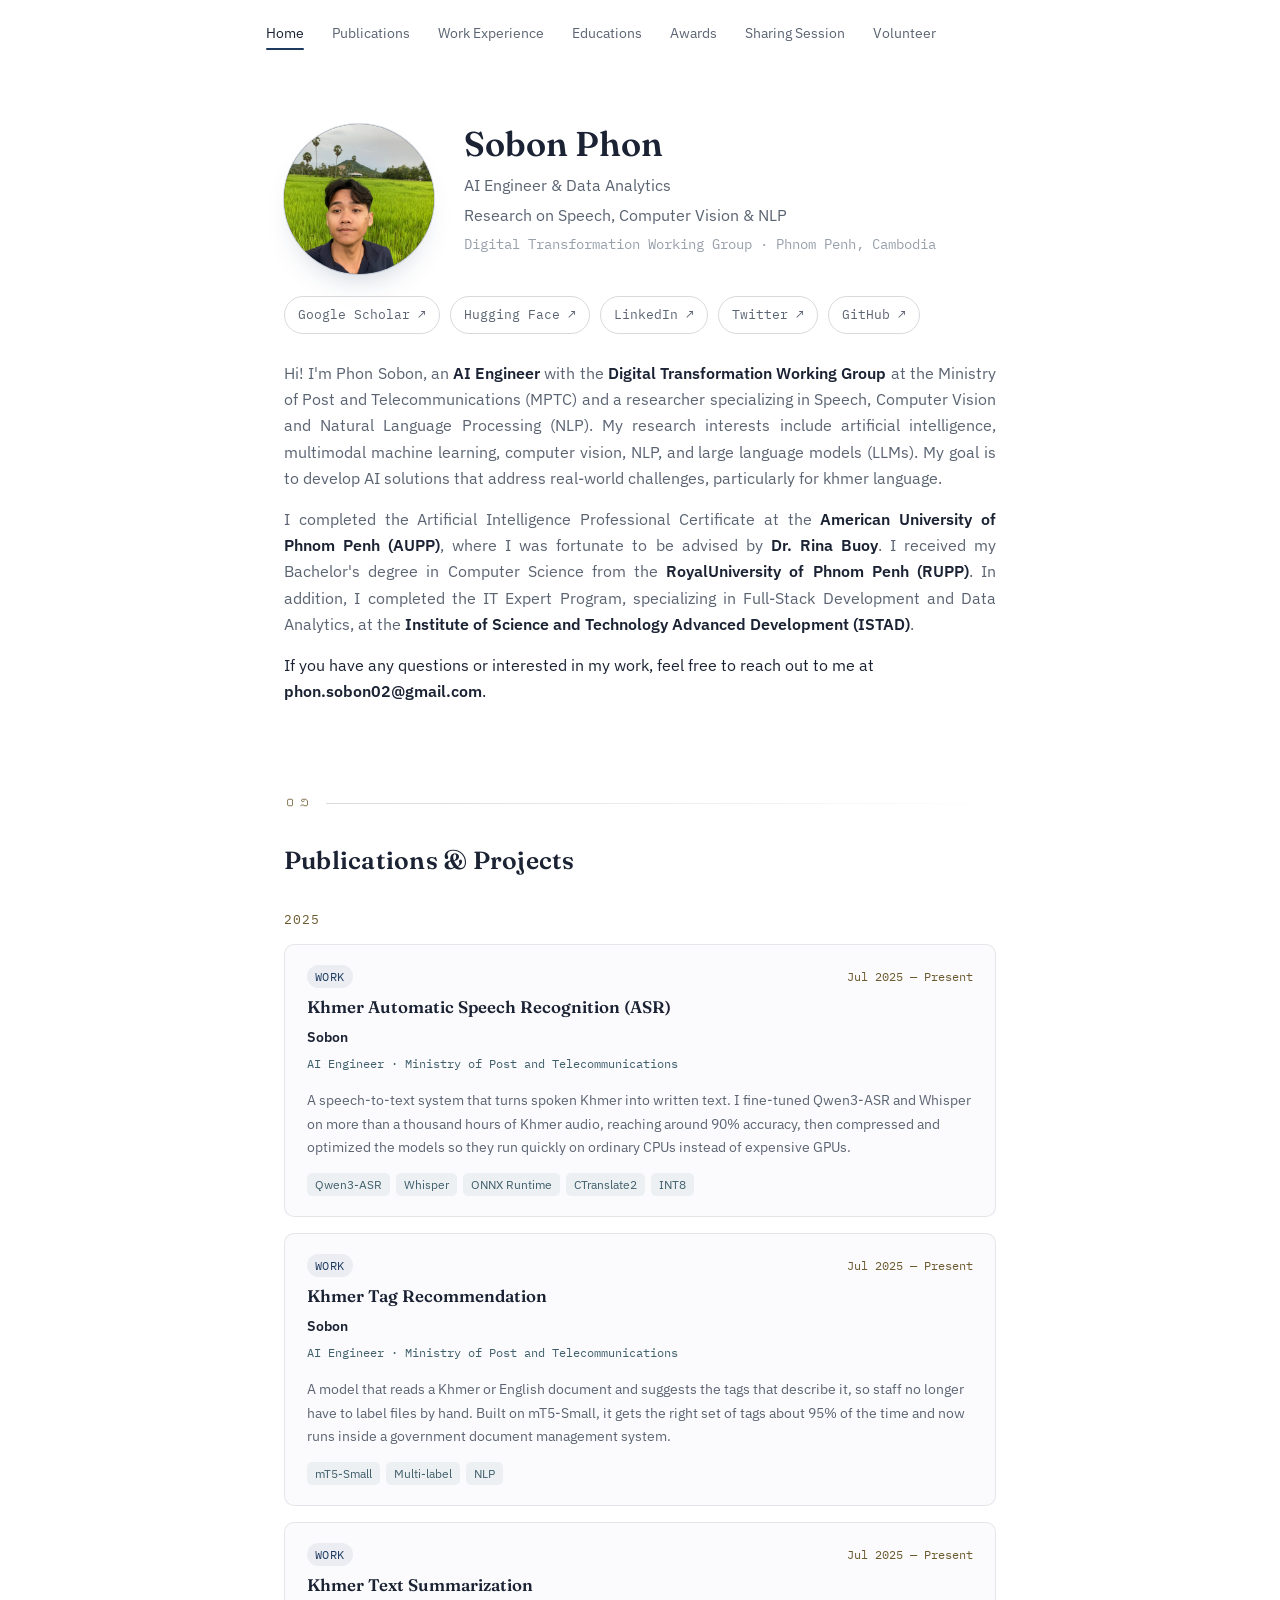
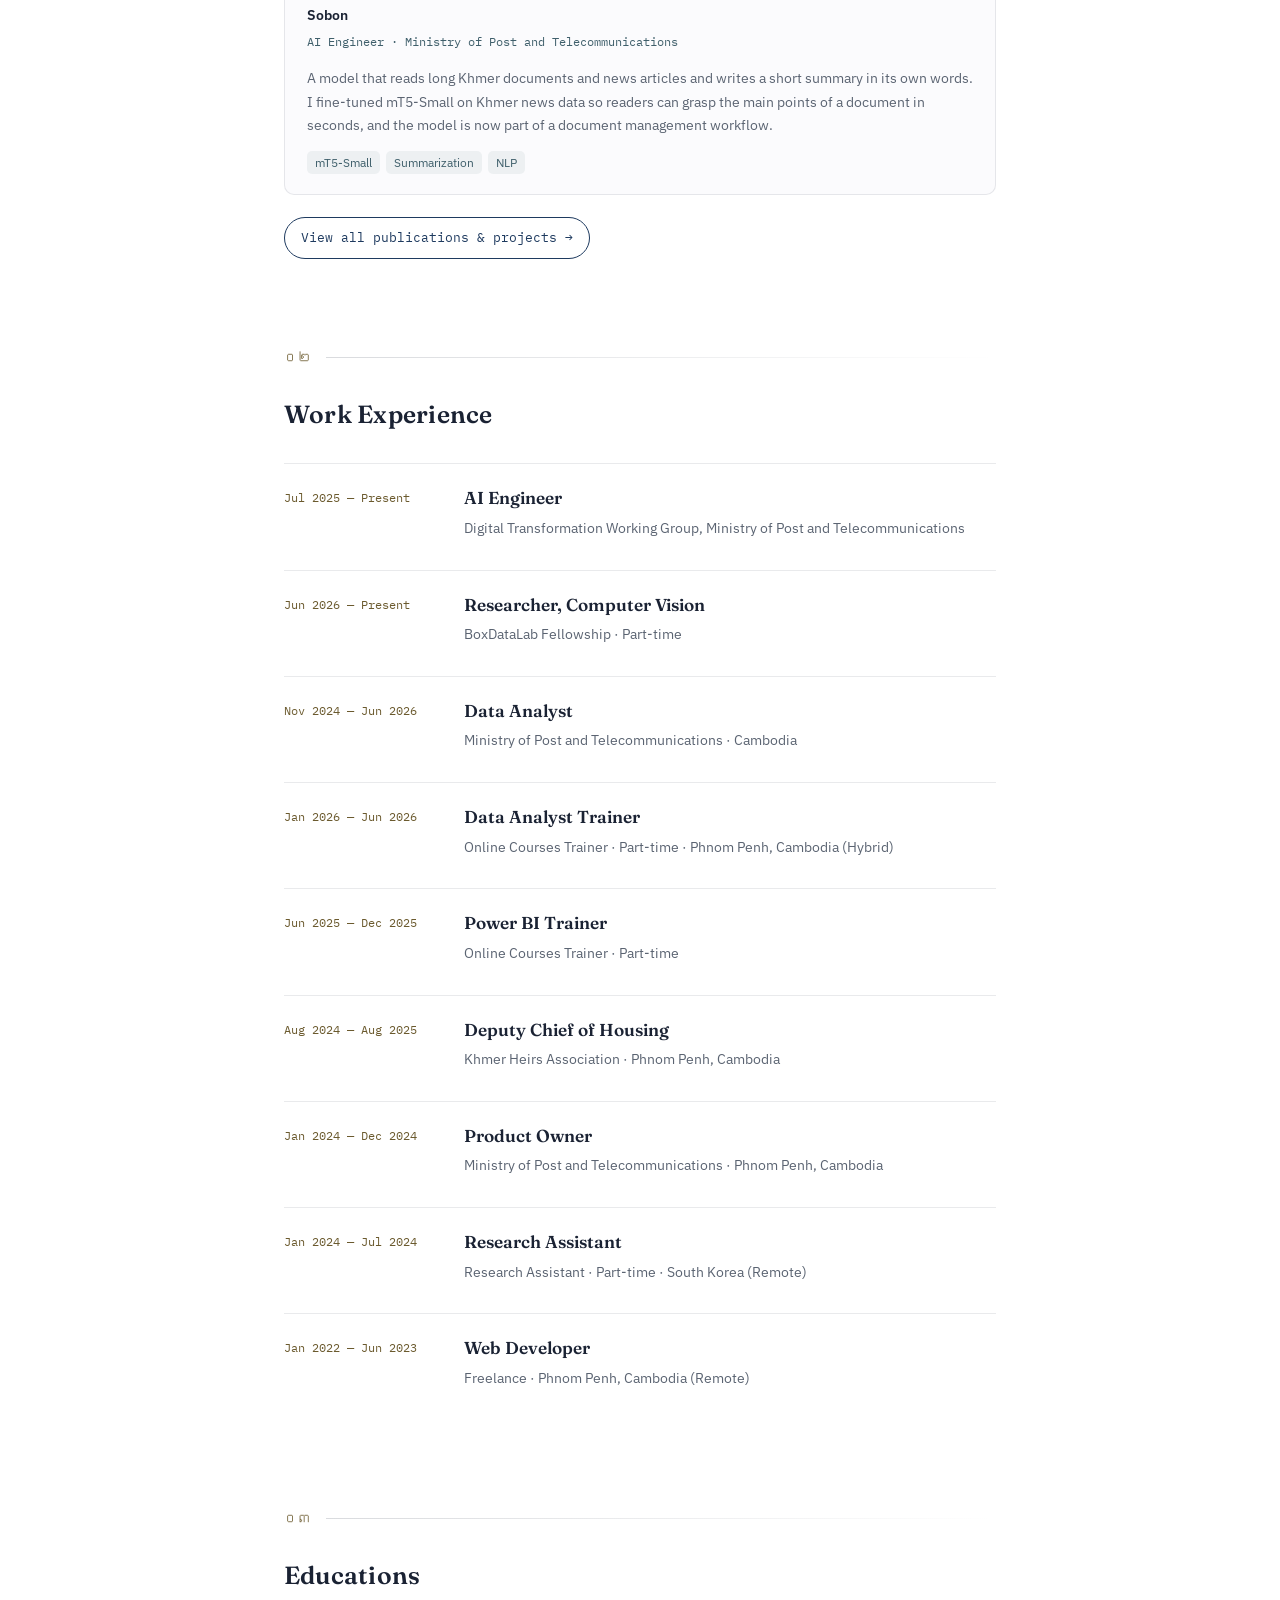
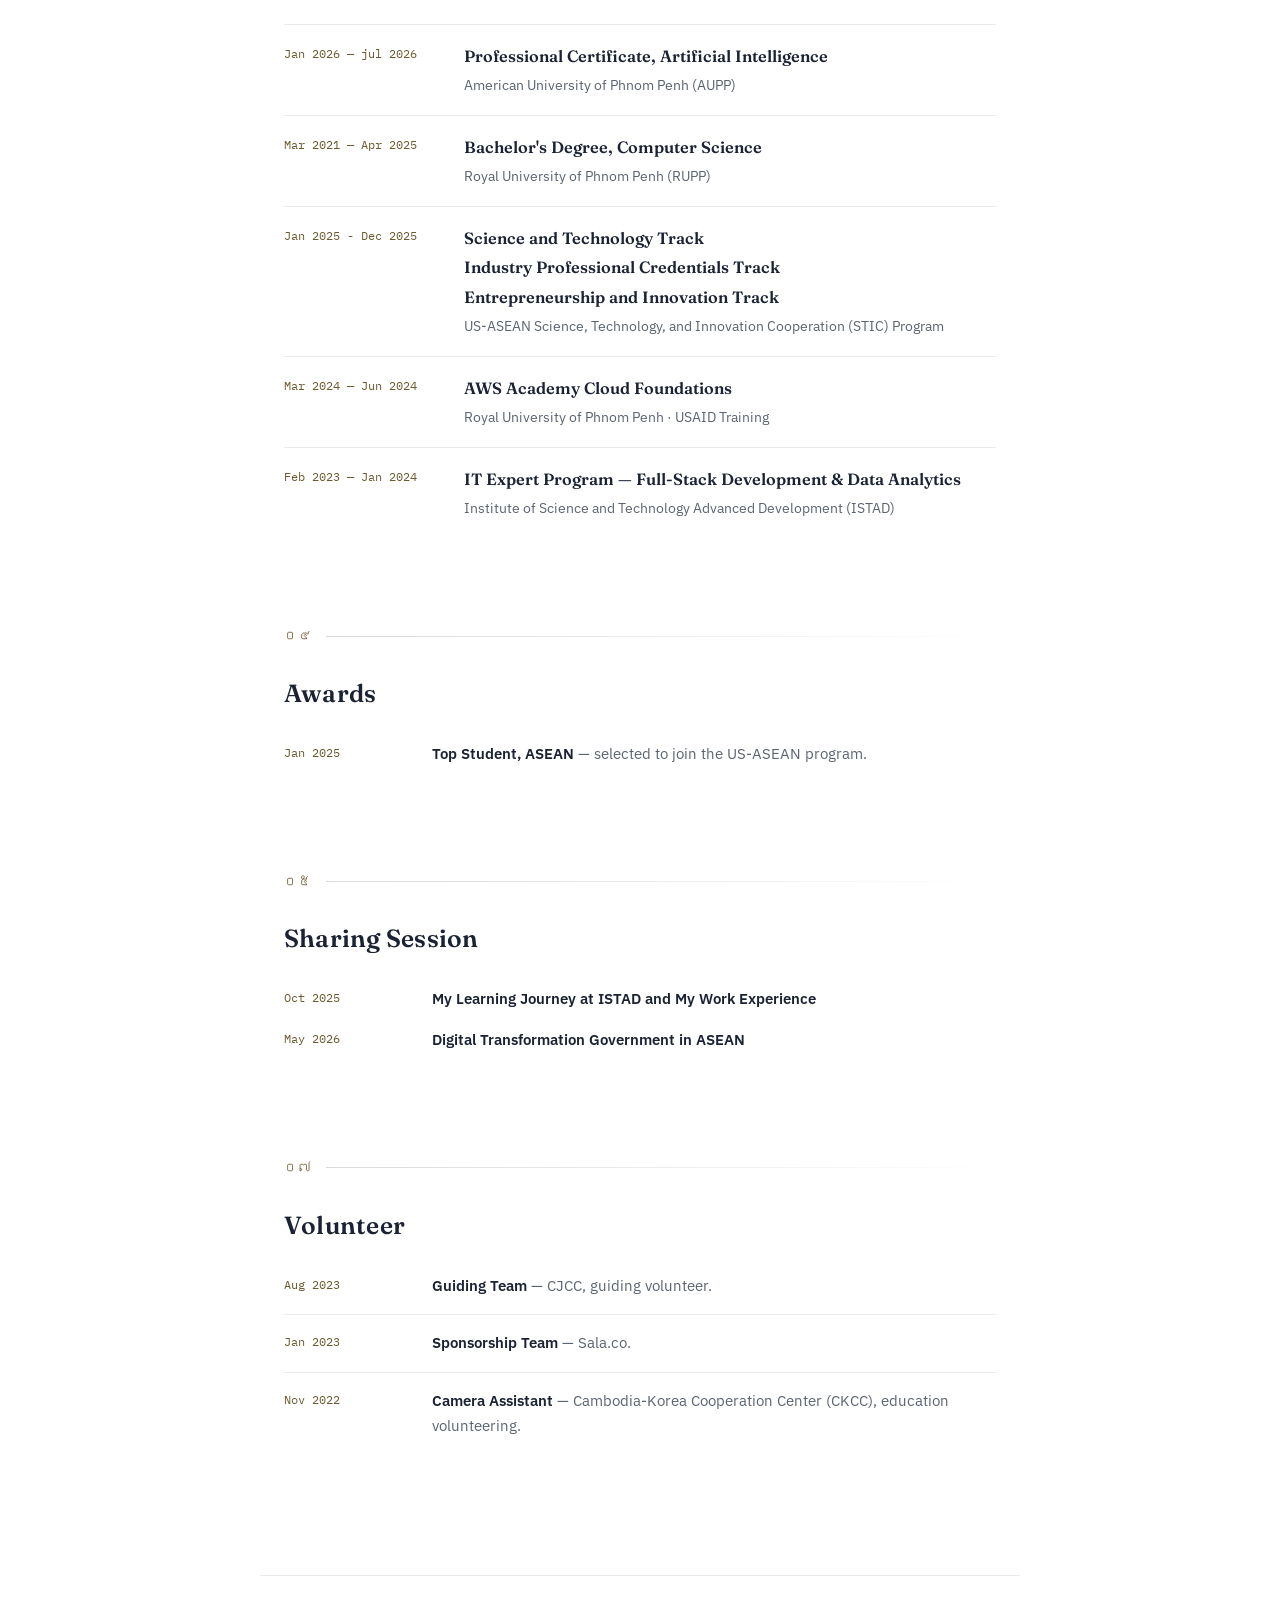
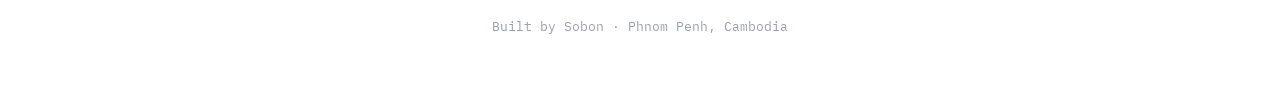
<file: index.html>
<!DOCTYPE html>
<html lang="en">
<head>
<meta charset="UTF-8">
<meta name="viewport" content="width=device-width, initial-scale=1.0">
<title>Sobon Phon</title>
<meta name="description" content="Sobon — AI/NLP engineer building Khmer language technology for Cambodia's Digital Transformation Working Group.">
<!-- Open Graph / social share preview -->
<meta property="og:type" content="website">
<meta property="og:title" content="Sobon Phon — AI Engineer & Researcher">
<meta property="og:description" content="AI/NLP engineer building Khmer language technology for Cambodia's Digital Transformation Working Group. Research on Speech, Computer Vision and NLP.">
<meta property="og:image" content="https://phonsobon.github.io/assets/og-image.png?v=2">
<meta property="og:image:width" content="1000">
<meta property="og:image:height" content="516">
<meta property="og:image:alt" content="Sobon Phon — AI for the Khmer language: speech recognition, computer vision (OCR) and NLP">
<meta property="og:url" content="https://phonsobon.github.io/">
<meta property="og:site_name" content="Sobon Phon">

<!-- Twitter Card -->
<meta name="twitter:card" content="summary_large_image">
<meta name="twitter:title" content="Sobon Phon — AI Engineer & Researcher">
<meta name="twitter:description" content="AI/NLP engineer building Khmer language technology for Cambodia's Digital Transformation Working Group. Research on Speech, Computer Vision and NLP.">
<meta name="twitter:image" content="https://phonsobon.github.io/assets/og-image.png?v=2">
<meta name="twitter:image:alt" content="Sobon Phon — AI for the Khmer language: speech recognition, computer vision (OCR) and NLP">
<meta name="twitter:site" content="@sobonphon">

<link rel="icon" href="assets/favicon.svg" type="image/svg+xml">
<link rel="icon" href="assets/favicon-32.png" type="image/png" sizes="32x32">
<link rel="apple-touch-icon" href="assets/apple-touch-icon.png">
<meta name="theme-color" content="#1e3a5f">

<link rel="preconnect" href="https://fonts.googleapis.com">
<link rel="preconnect" href="https://fonts.gstatic.com" crossorigin>
<link href="https://fonts.googleapis.com/css2?family=Fraunces:opsz,wght@9..144,400;9..144,500;9..144,600;9..144,700&family=IBM+Plex+Sans:wght@400;500;600&family=IBM+Plex+Mono:wght@400;500&display=swap" rel="stylesheet">

<link rel="stylesheet" href="style.css">
</head>
<body>

<header class="nav" id="siteNav">
  <div class="nav-inner">
    <button class="nav-toggle" id="navToggle" aria-label="Toggle menu" aria-expanded="false">
      <svg width="18" height="18" viewBox="0 0 18 18" fill="none"><path d="M2 4H16M2 9H16M2 14H16" stroke="currentColor" stroke-width="1.6" stroke-linecap="round"/></svg>
    </button>
    <nav class="links" id="navLinks">
      <a href="#about">Home</a>
      <a href="#publications">Publications</a>
      <a href="#experience">Work Experience</a>
      <a href="#education">Educations</a>
      <a href="#awards">Awards</a>
      <a href="#sharing">Sharing Session</a>
      <!-- <a href="#teaching">Teaching</a> -->
      <a href="#volunteer">Volunteer</a>
    </nav>
  </div>
</header>

<main>
  <!-- ABOUT -->
  <section id="about">
    <div class="hero">
      <div class="avatar">
        <img src="assets\3.jpg" alt="Sobon" width="120" height="120">
      </div>
      <div class="hero-text">
        <h1>Sobon Phon</h1>
        <div class="role">AI Engineer & Data Analytics</div>
        <div class="role">Research on Speech, Computer Vision &amp; NLP</div>
        <div class="loc">Digital Transformation Working Group · Phnom Penh, Cambodia</div>
      </div>
    </div>
    <div class="hero-links">
      <a href="https://scholar.google.com/citations?user=J-N1yBgAAAAJ&hl=en" target="_blank" rel="noopener">Google Scholar ↗</a>
      <a href="https://huggingface.co/phonsobon" target="_blank" rel="noopener">Hugging Face ↗</a>
      <a href="https://www.linkedin.com/in/sobon-phon-619a14264/" target="_blank" rel="noopener">LinkedIn ↗</a>
      <a href="https://x.com/sobonphon" target="_blank" rel="noopener">Twitter ↗</a>
      <a href="https://github.com/phonsobon" target="_blank" rel="noopener">GitHub ↗</a>
    </div>

    <div class="bio">
      <p>Hi! I'm Phon Sobon, an <strong>AI Engineer</strong> with the <strong>Digital Transformation Working Group</strong> at the Ministry of Post and Telecommunications (MPTC) and a researcher specializing in Speech, Computer Vision and Natural Language Processing (NLP). My research interests include artificial intelligence, multimodal machine learning, computer vision, NLP, and large language models (LLMs). My goal is to develop AI solutions that address real-world challenges, particularly for khmer language.</p>
      <p>I completed the Artificial Intelligence Professional Certificate at the <strong>American University of Phnom Penh  (AUPP)</strong>, where I was fortunate to be advised by<a href="https://www.rinabuoy.com/" target="_blank" rel="noopener"><strong class="dr"> Dr. Rina Buoy</strong></a>. I received my Bachelor's degree in Computer Science from the <strong>RoyalUniversity of Phnom Penh (RUPP)</strong>. In addition, I completed the IT Expert Program, specializing in Full-Stack Development and Data Analytics, at the <strong>Institute of Science and Technology Advanced Development (ISTAD)</strong>.</p>
      <p></p>If you have any questions or interested in my work, feel free to reach out to me at <strong>phon.sobon02@gmail.com</strong>.</p>
    </div>
  </section>
  <!-- PUBLICATIONS -->
  <section id="publications">
    <div class="eyebrow"><span class="num">០១</span><span class="rule"></span></div>
    <h2 class="section-title" style="margin-bottom:28px;">Publications & Projects</h2>
    <div id="latestProjects"></div>
    <a class="view-all" href="projects.html">View all publications &amp; projects <span aria-hidden="true">→</span></a>
    <noscript><p class="pub-desc">Enable JavaScript to see projects, or open <a href="projects.html">the full list</a>.</p></noscript>
  </section>
  <!-- WORK EXPERIENCE -->
<section id="experience">
  <div class="eyebrow"><span class="num">០២</span><span class="rule"></span></div>
  <h2 class="section-title" style="margin-bottom:28px;">Work Experience</h2>

  <div class="job">
    <time>Jul 2025 — Present</time>
    <div>
      <h3>AI Engineer</h3>
      <div class="org">Digital Transformation Working Group, Ministry of Post and Telecommunications</div>
      <!-- <ul>
        <li>Khmer ASR — developed a speech-to-text system for Khmer using deep learning techniques.</li>
        <li>khmer Tag recommendations — developed a tag recommendation system for Khmer text using natural language processing techniques.</li>
        <li>Khmer Text Summarization — developed a text summarization system for Khmer text government documents using natural language processing techniques.</li>
        <li>KhmerOCR — trained text detection and text recognition models, annotated datasets</li>
        <li>Document Search (Using RAG) — built a search system with PGvector,ChromaDB,LLM, FastAPI and React JS, using similarity-based search algorithms.</li>
      </ul> -->
    </div>
  </div>
  <div class="job">
    <time>Jun 2026 — Present</time>
    <div>
      <h3>Researcher, Computer Vision</h3>
      <div class="org">BoxDataLab Fellowship · Part-time </div>
      <!-- <ul>
        <li>Conducting research in computer vision, focusing on image classification and object detection.</li>
        <li>Developing and implementing computer vision algorithms for various applications.</li>
        <li>Collaborating with other researchers and engineers to advance the field of computer vision.</li>
      </ul> -->
    </div>
  </div>
  <div class="job">
    <time>Nov 2024 — Jun 2026</time>
    <div>
      <h3>Data Analyst</h3>
      <div class="org">Ministry of Post and Telecommunications · Cambodia</div>
      <!-- <ul>
        <li>Set up data infrastructure and designed database architecture across MongoDB and MySQL, including documentation for data requests.</li>
        <li>Led data collection and data cleaning pipelines on AWS.</li>
        <li>Performed exploratory data analysis (EDA) and built visualizations with Power BI and Apache Superset.</li>
        <li>Authored analysis reports and presentation decks for stakeholders.</li>
      </ul> -->
    </div>
  </div>
  <div class="job">
    <time>Jan 2026 — Jun 2026</time>
    <div>
      <h3>Data Analyst Trainer</h3>
      <div class="org">Online Courses Trainer · Part-time · Phnom Penh, Cambodia (Hybrid)</div>
      <!-- <ul>
        <li>Taught statistical and exploratory data analysis to online course cohorts.</li>
        <li>statistic analysis and probability theory.</li>
        <li>Excel skills for data analysis and reporting.</li>
        <li>Guided students in data collection, cleaning, and visualization using Python and Power BI.</li>
        <li>Written reports and documentation for data analysis projects.</li>
      </ul> -->
    </div>
  </div>

  <div class="job">
    <time>Jun 2025 — Dec 2025</time>
    <div>
      <h3>Power BI Trainer</h3>
      <div class="org">Online Courses Trainer · Part-time</div>
      <!-- <ul>
        <li>Trained students in data collection, cleaning, and dashboard building with Power BI, guiding hands-on student capstone projects.</li>
      </ul> -->
    </div>
  </div>


  <div class="job">
    <time>Aug 2024 — Aug 2025</time>
    <div>
      <h3>Deputy Chief of Housing</h3>
      <div class="org">Khmer Heirs Association · Phnom Penh, Cambodia </div>
      <!-- <ul>
        <li>Supported daily operations and managed housing resources for the association.</li>
        <li>Led project management efforts and demonstrated leadership across teams.</li>
        <li>Taught English and managed education programs for members.</li>
        <li>Trained members as a data analyst specialist, focused on Power BI.</li>
      </ul> -->
    </div>
  </div>

  <div class="job">
    <time>Jan 2024 — Dec 2024</time>
    <div>
      <h3>Product Owner</h3>
      <div class="org">Ministry of Post and Telecommunications · Phnom Penh, Cambodia</div>
      <!-- <ul>
        <li>Planned projects and gathered business requirements through process studies with stakeholders.</li>
        <li>Demonstrated systems to university stakeholders and prepared business process and mapping documentation.</li>
        <li>Coordinated data migration and UAT support, including training and sign-off documentation.</li>
        <li>Served as project coordinator between developers, clients, and university stakeholders.</li>
        <li>Delivered product training and authored ongoing project status reports.</li>
      </ul> -->
    </div>
  </div>

  <div class="job">
    <time>Jan 2024 — Jul 2024</time>
    <div>
      <h3>Research Assistant</h3>
      <div class="org">Research Assistant · Part-time · South Korea (Remote)</div>
      <!-- <ul>
        <li>Supported a machine learning research project through remote data collection and analysis.</li>
      </ul> -->
    </div>
  </div>

  <div class="job">
    <time>Jan 2022 — Jun 2023</time>
    <div>
      <h3>Web Developer</h3>
      <div class="org">Freelance · Phnom Penh, Cambodia (Remote)</div>
      <!-- <ul>
        <li>Delivered freelance web applications as a Java and Next.js developer.</li>
      </ul> -->
    </div>
  </div>
</section>


  <!-- EDUCATION -->
<section id="education">
  <div class="eyebrow"><span class="num">០៣</span><span class="rule"></span></div>
  <h2 class="section-title" style="margin-bottom:28px;">Educations</h2>

  <div class="edu-item">
    <time>Jan 2026 — jul 2026</time>
    <div>
      <h3>Professional Certificate, Artificial Intelligence</h3>
      <div class="org">American University of Phnom Penh (AUPP)</div>
    </div>
  </div>
  <div class="edu-item">
    <time>Mar 2021 — Apr 2025</time>
    <div>
      <h3>Bachelor's Degree, Computer Science</h3>
      <div class="org">Royal University of Phnom Penh (RUPP)</div>
    </div>
  </div>
  <div class="edu-item">
    <time>Jan 2025 - Dec 2025</time>
    <div>
      <h3>Science and Technology Track</h3>
      <h3>Industry Professional Credentials Track</h3>
      <h3>Entrepreneurship and Innovation Track</h3>
      <div class="org"> US-ASEAN Science, Technology, and Innovation Cooperation (STIC) Program</div>
    </div>
  </div>

  <div class="edu-item">
    <time>Mar 2024 — Jun 2024</time>
    <div>
      <h3>AWS Academy Cloud Foundations</h3>
      <div class="org">Royal University of Phnom Penh · USAID Training</div>
    </div>
  </div>

  <div class="edu-item">
    <time>Feb 2023 — Jan 2024</time>
    <div>
      <h3>IT Expert Program — Full-Stack Development &amp; Data Analytics</h3>
      <div class="org">Institute of Science and Technology Advanced Development (ISTAD)</div>
    </div>
  </div>

</section>

  <!-- AWARDS -->
<section id="awards">
  <div class="eyebrow"><span class="num">០៤</span><span class="rule"></span></div>
  <h2 class="section-title" style="margin-bottom:28px;">Awards</h2>

  <ul class="simple-list">
    <li>
      <time>Jan 2025</time>
      <div>
        <strong>Top Student, ASEAN</strong> — selected to join the US-ASEAN program.
      </div>
    </li>
  </ul>
</section>

  <!-- SHARING SESSION -->
 <section id="sharing">
  <div class="eyebrow"><span class="num">០៥</span><span class="rule"></span></div>
  <h2 class="section-title" style="margin-bottom:28px;">Sharing Session</h2>

  <ul class="simple-list">
    <li>
      <time>Oct 2025</time>
      <div>
        <strong>My Learning Journey at ISTAD and My Work Experience</strong>
      </div>
    </li>
  </ul>
   <ul class="simple-list">
    <li>
      <time>May 2026</time>
      <div>
        <strong>Digital Transformation Government in ASEAN</strong>
      </div>
    </li>
  </ul>
</section>

  <!-- TEACHING
  <section id="teaching">
    <div class="eyebrow"><span class="num">០៦</span><span class="rule"></span></div>
    <h2 class="section-title" style="margin-bottom:28px;">Teaching</h2>

    <ul class="simple-list">
      <li>
        <time>Add term</time>
        <div>
          <strong>Course name goes here</strong> — role, institution.
          <div class="placeholder-tag">Example — replace with your teaching experience</div>
        </div>
      </li>
    </ul>
  </section> -->

  <!-- VOLUNTEER -->
 <section id="volunteer">
  <div class="eyebrow"><span class="num">០៧</span><span class="rule"></span></div>
  <h2 class="section-title" style="margin-bottom:28px;">Volunteer</h2>

  <ul class="simple-list">
    <li>
      <time>Aug 2023</time>
      <div>
        <strong>Guiding Team</strong> — CJCC, guiding volunteer.
      </div>
    </li>
    <li>
      <time>Jan 2023</time>
      <div>
        <strong>Sponsorship Team</strong> — Sala.co.
      </div>
    </li>
    <li>
      <time>Nov 2022</time>
      <div>
        <strong>Camera Assistant</strong> — Cambodia-Korea Cooperation Center (CKCC), education volunteering.
      </div>
    </li>
  </ul>
</section>

</main>

<footer>
  Built by Sobon · Phnom Penh, Cambodia
</footer>

<script src="projects-data.js"></script>
<script>
  renderProjectList(document.getElementById('latestProjects'), PROJECTS.filter(p => p.featured));
</script>
<script src="script.js"></script>

</body>
</html>
</file>
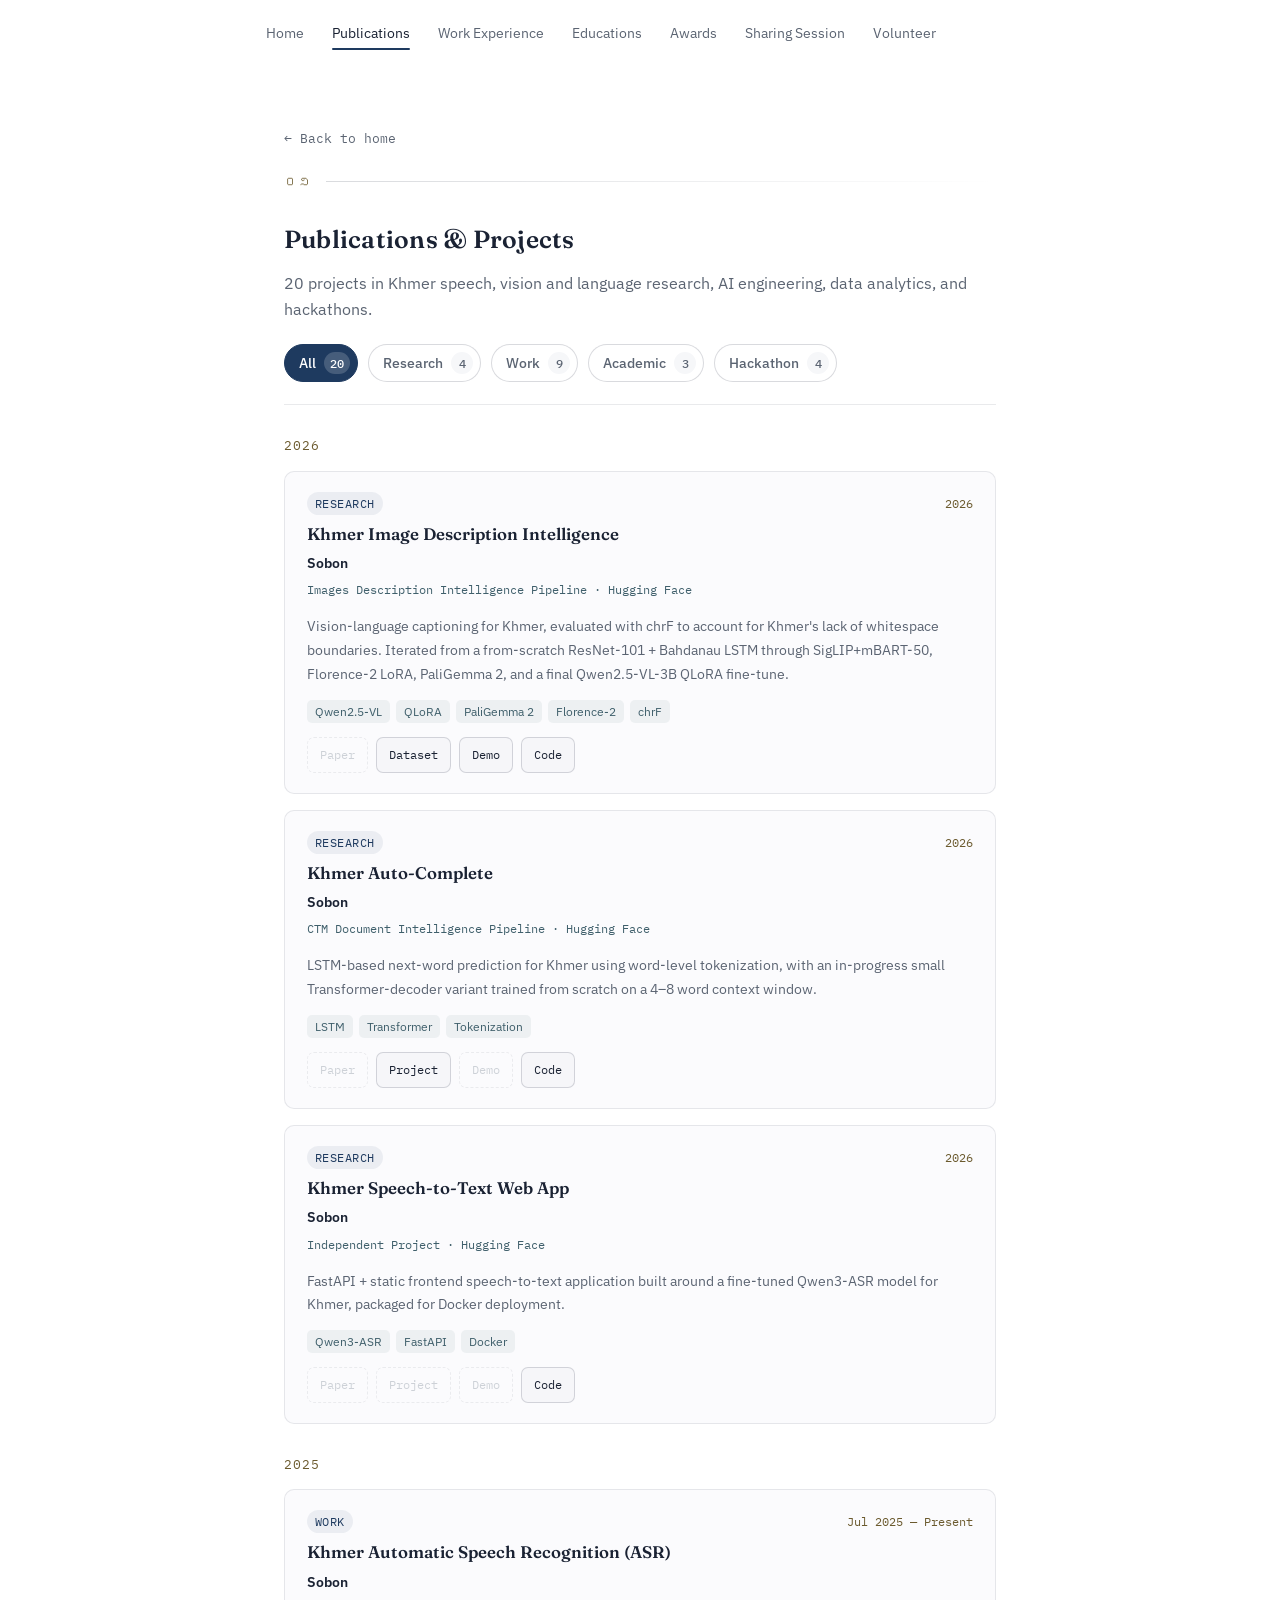
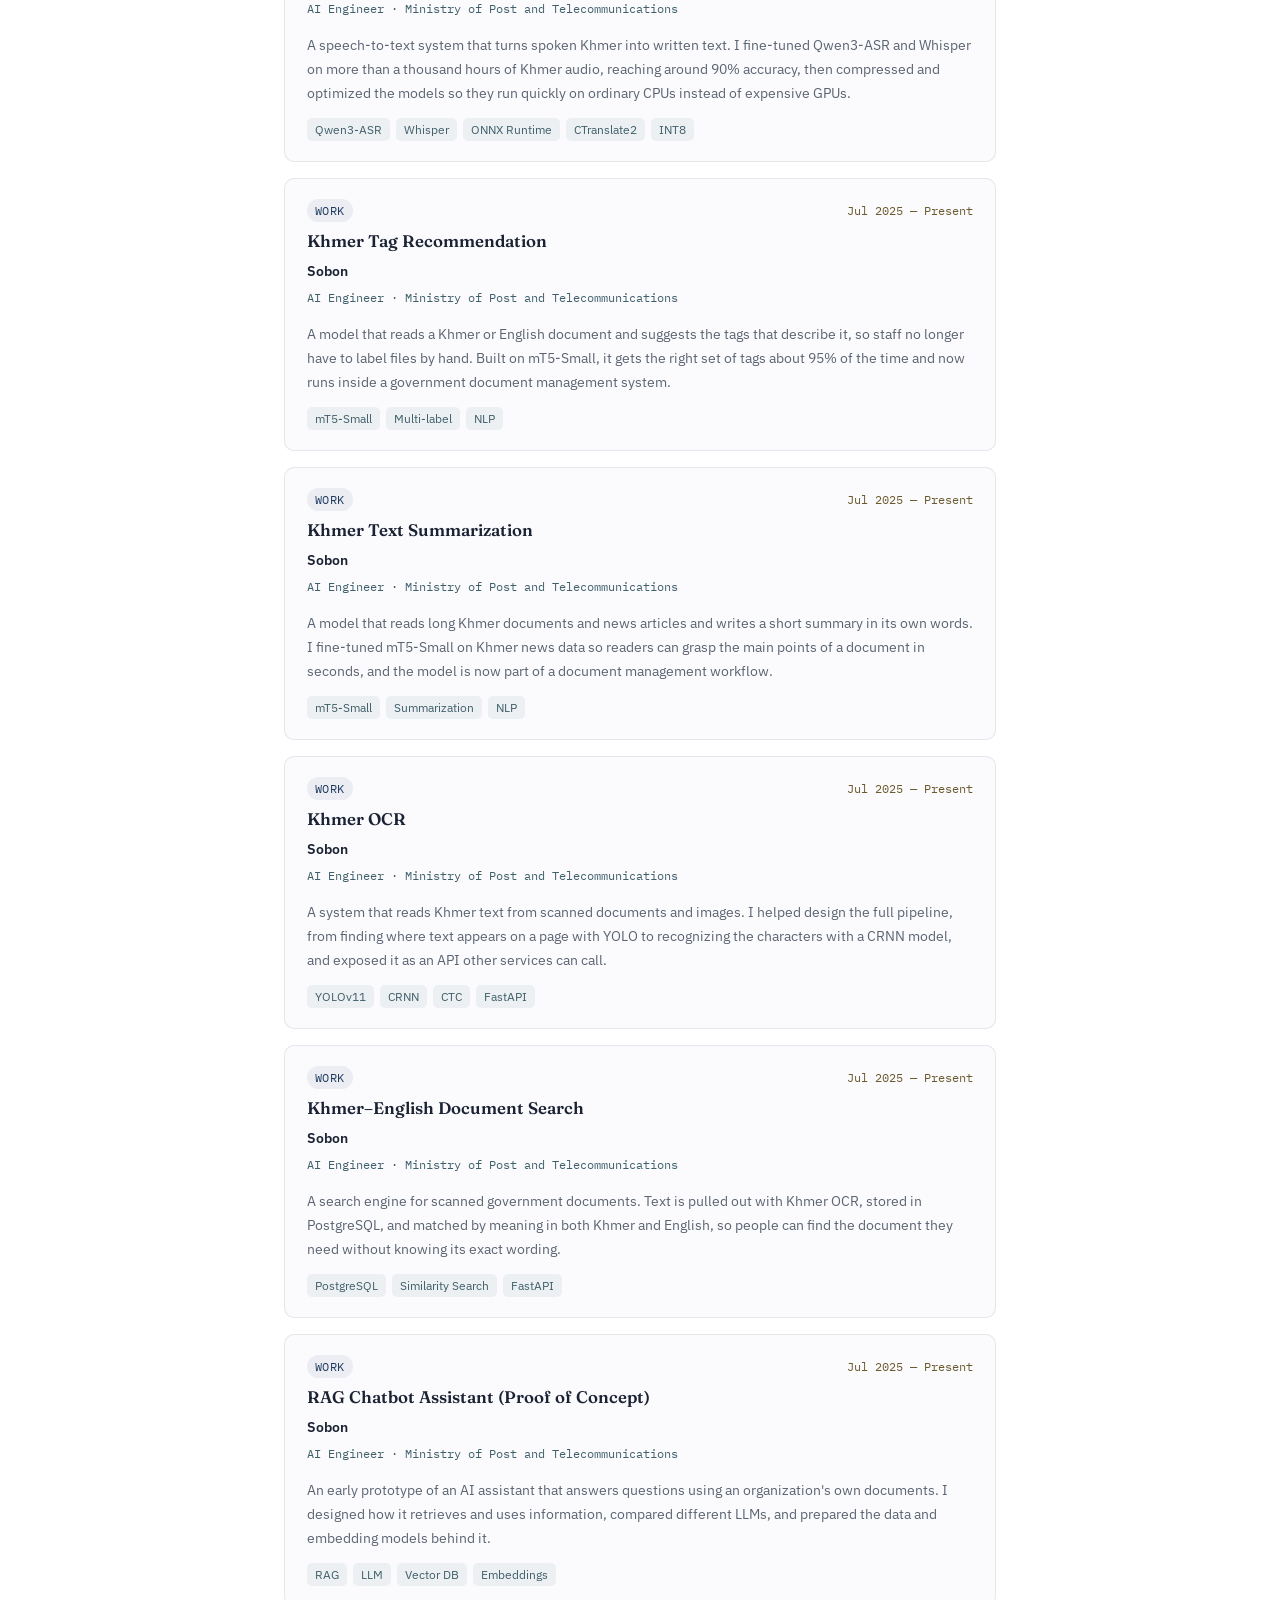
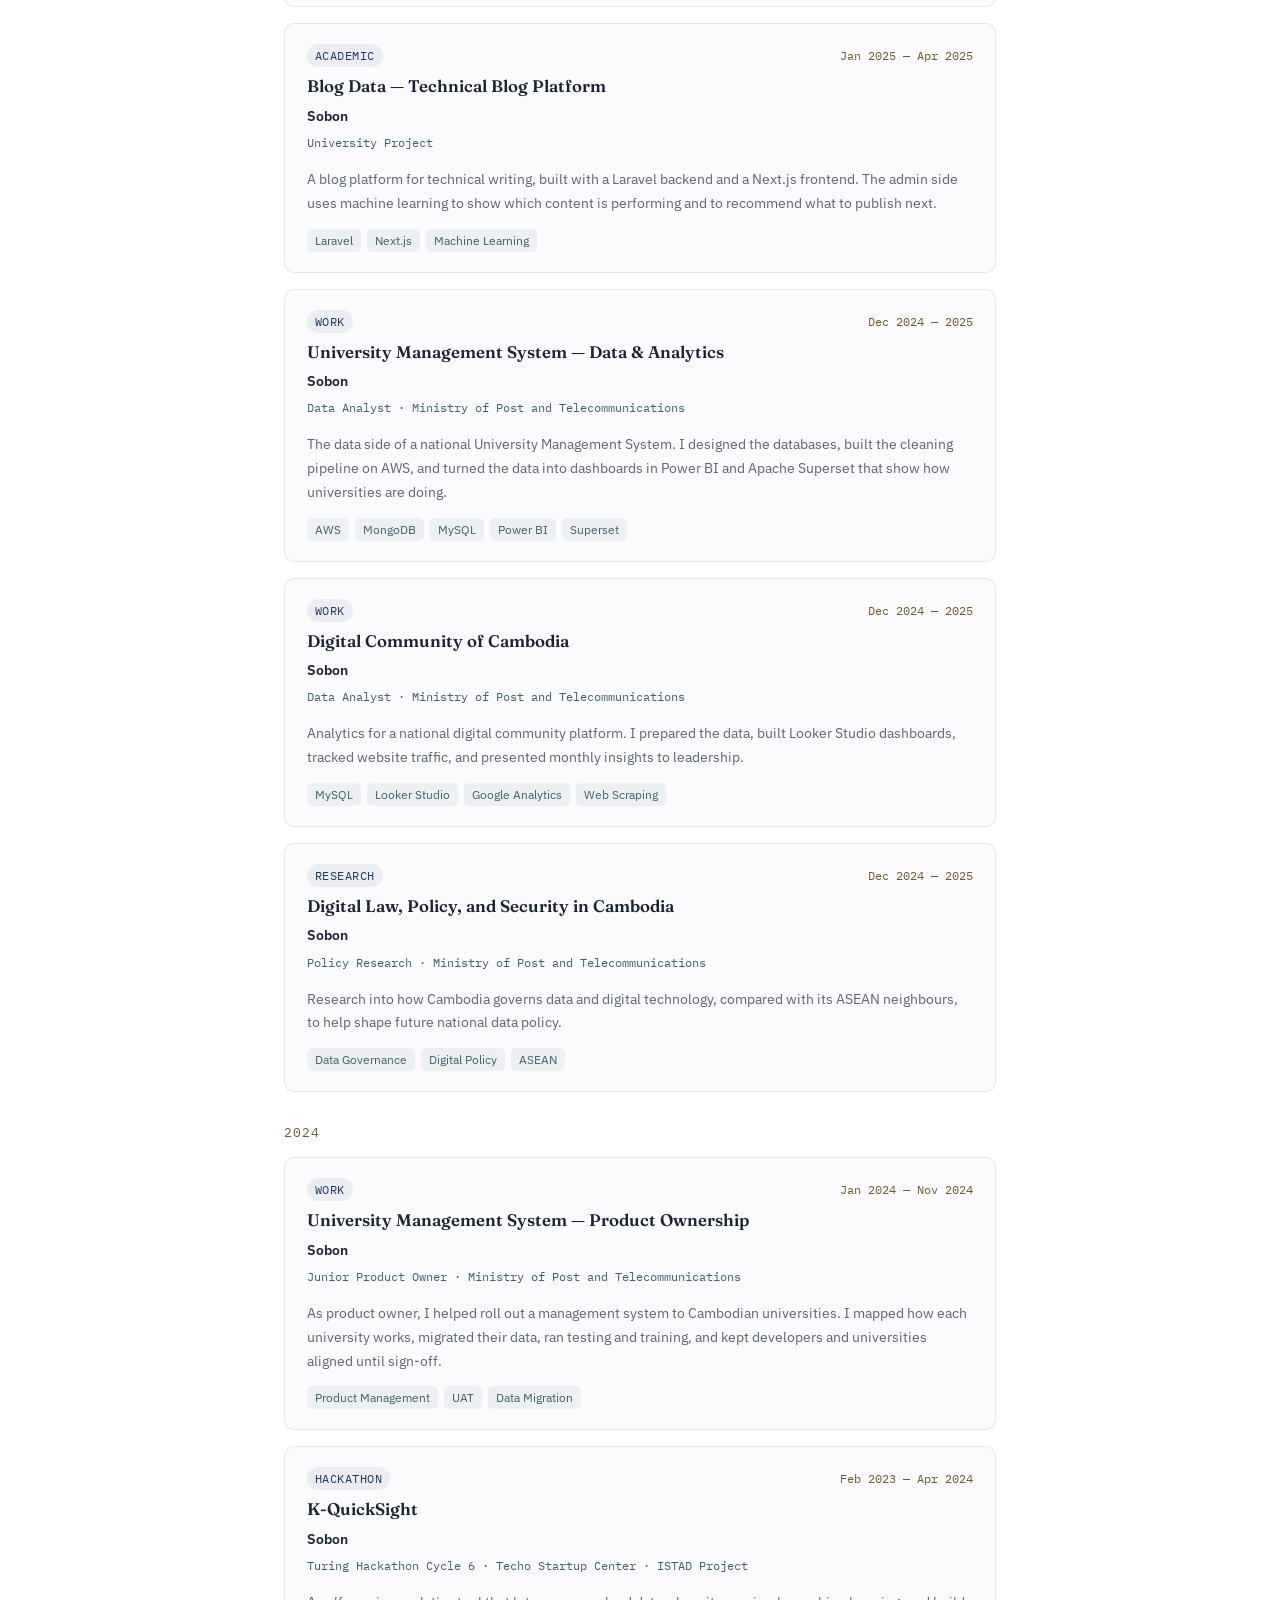
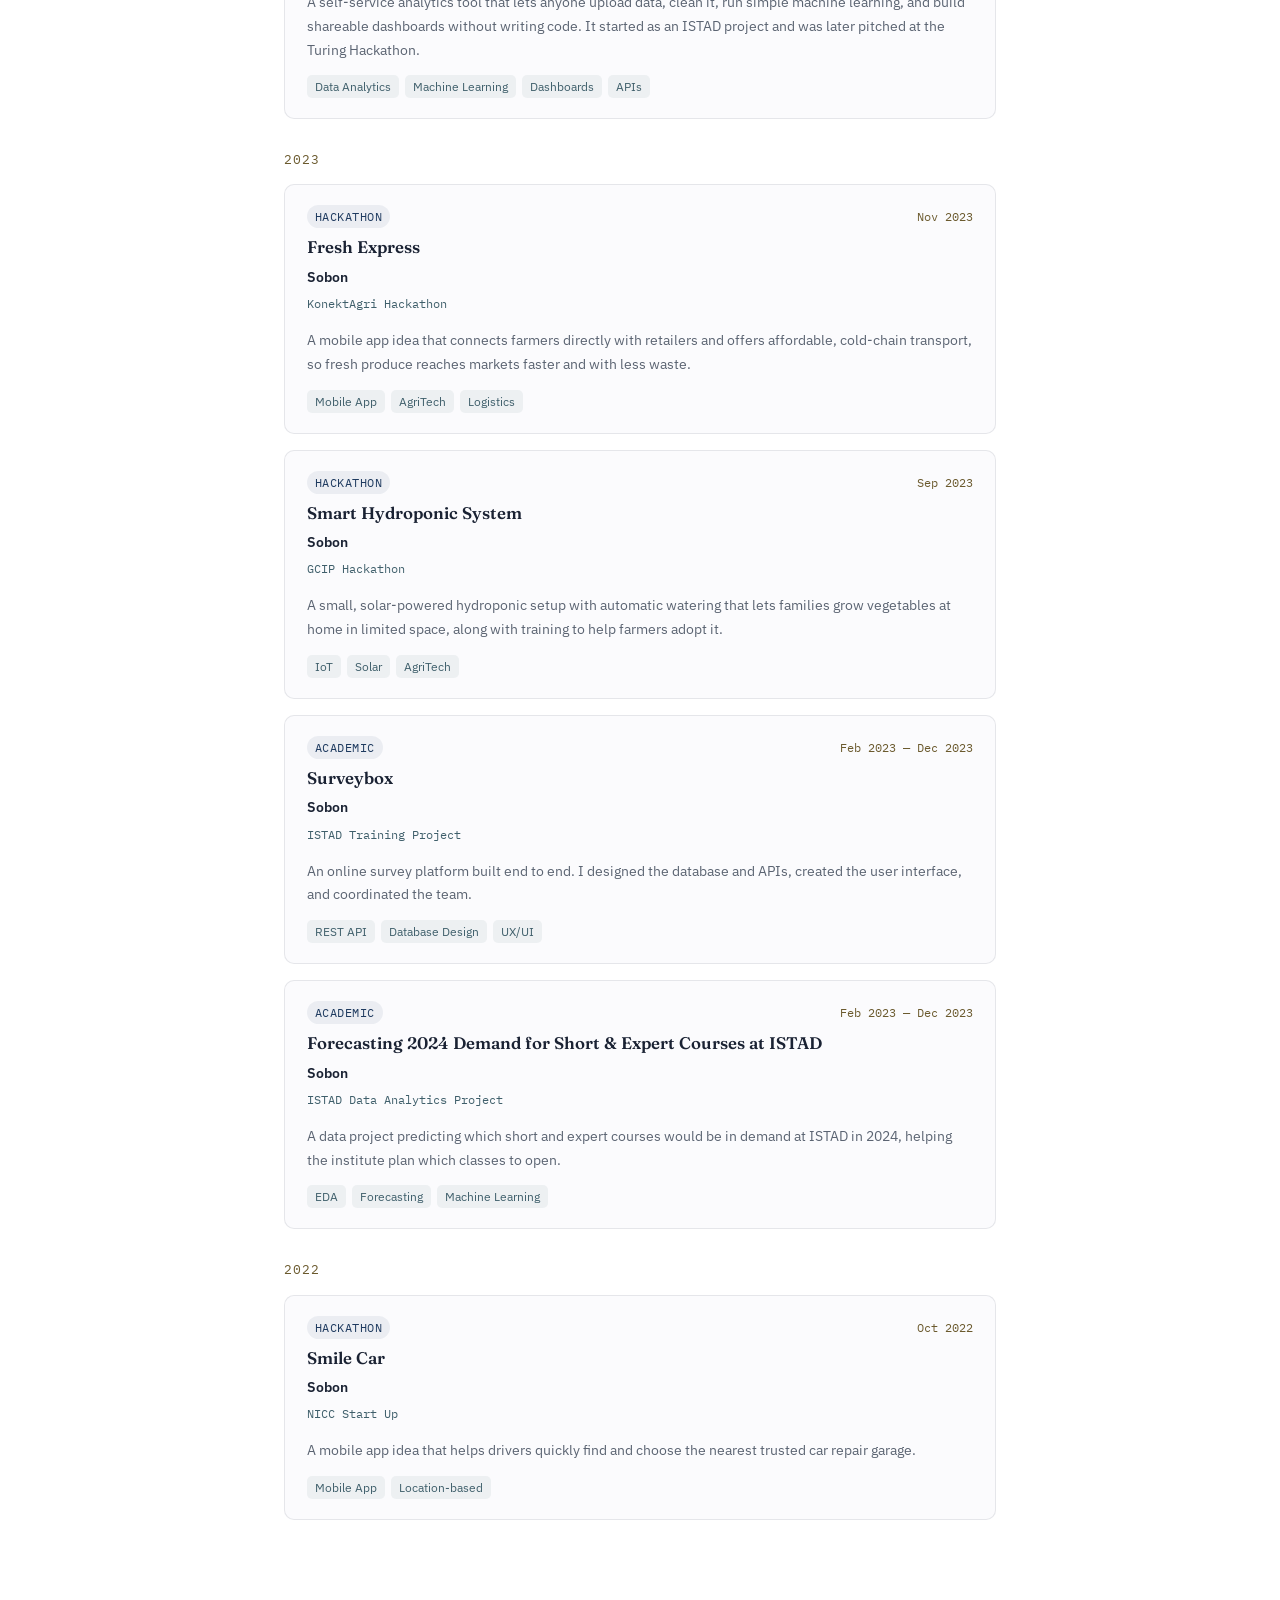
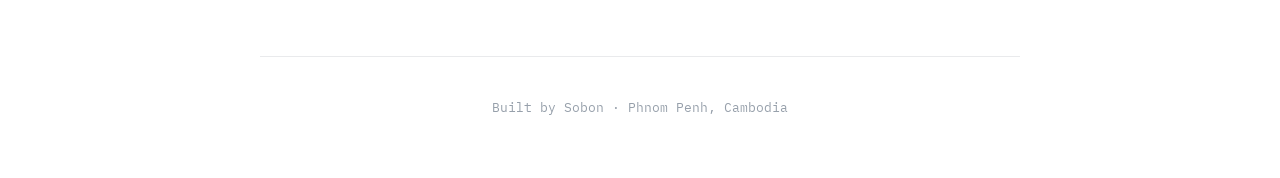
<file: projects.html>
<!DOCTYPE html>
<html lang="en">
<head>
<meta charset="UTF-8">
<meta name="viewport" content="width=device-width, initial-scale=1.0">
<title>Publications & Projects · Sobon Phon</title>
<meta name="description" content="Publications and projects by Sobon Phon — Khmer ASR, OCR, NLP, vision-language models, data analytics, and hackathon work.">
<meta property="og:type" content="website">
<meta property="og:title" content="Publications & Projects — Sobon Phon">
<meta property="og:description" content="Khmer ASR, OCR, NLP, vision-language models, data analytics, and hackathon projects.">
<meta property="og:image" content="https://phonsobon.github.io/assets/og-image.png?v=2">
<meta property="og:image:width" content="1000">
<meta property="og:image:height" content="516">
<meta property="og:image:alt" content="Sobon Phon — AI for the Khmer language: speech recognition, computer vision (OCR) and NLP">
<meta property="og:url" content="https://phonsobon.github.io/projects.html">
<meta property="og:site_name" content="Sobon Phon">

<meta name="twitter:card" content="summary_large_image">
<meta name="twitter:title" content="Publications & Projects — Sobon Phon">
<meta name="twitter:description" content="Khmer ASR, OCR, NLP, vision-language models, data analytics, and hackathon projects.">
<meta name="twitter:image" content="https://phonsobon.github.io/assets/og-image.png?v=2">
<meta name="twitter:image:alt" content="Sobon Phon — AI for the Khmer language: speech recognition, computer vision (OCR) and NLP">
<meta name="twitter:site" content="@sobonphon">

<link rel="icon" href="assets/favicon.svg" type="image/svg+xml">
<link rel="icon" href="assets/favicon-32.png" type="image/png" sizes="32x32">
<link rel="apple-touch-icon" href="assets/apple-touch-icon.png">
<meta name="theme-color" content="#1e3a5f">

<link rel="preconnect" href="https://fonts.googleapis.com">
<link rel="preconnect" href="https://fonts.gstatic.com" crossorigin>
<link href="https://fonts.googleapis.com/css2?family=Fraunces:opsz,wght@9..144,400;9..144,500;9..144,600;9..144,700&family=IBM+Plex+Sans:wght@400;500;600&family=IBM+Plex+Mono:wght@400;500&display=swap" rel="stylesheet">

<link rel="stylesheet" href="style.css">
</head>
<body>

<header class="nav" id="siteNav">
  <div class="nav-inner">
    <button class="nav-toggle" id="navToggle" aria-label="Toggle menu" aria-expanded="false">
      <svg width="18" height="18" viewBox="0 0 18 18" fill="none"><path d="M2 4H16M2 9H16M2 14H16" stroke="currentColor" stroke-width="1.6" stroke-linecap="round"/></svg>
    </button>
    <nav class="links" id="navLinks">
      <a href="index.html">Home</a>
      <a href="projects.html" class="active">Publications</a>
      <a href="index.html#experience">Work Experience</a>
      <a href="index.html#education">Educations</a>
      <a href="index.html#awards">Awards</a>
      <a href="index.html#sharing">Sharing Session</a>
      <a href="index.html#volunteer">Volunteer</a>
    </nav>
  </div>
</header>

<main>
  <section id="publications">
    <a class="back-link" href="index.html#publications"><span aria-hidden="true">←</span> Back to home</a>
    <div class="eyebrow"><span class="num">០១</span><span class="rule"></span></div>
    <h2 class="section-title">Publications & Projects</h2>
    <p class="page-intro"><span id="projectCount"></span> Khmer speech, vision and language research, AI engineering, data analytics, and hackathons.</p>

    <div class="filters" id="filters" role="group" aria-label="Filter by category"></div>
    <div id="allProjects"></div>
    <noscript><p class="pub-desc">Enable JavaScript to see the project list.</p></noscript>
  </section>
</main>

<footer>
  Built by Sobon · Phnom Penh, Cambodia
</footer>

<script src="projects-data.js"></script>
<script>
(function(){
  const list = document.getElementById('allProjects');
  const filters = document.getElementById('filters');
  document.getElementById('projectCount').textContent = PROJECTS.length + ' projects in';

  const cats = [['all', 'All']].concat(Object.entries(PROJECT_CATEGORIES));
  filters.innerHTML = cats.map(([key, label]) => {
    const n = key === 'all' ? PROJECTS.length : PROJECTS.filter(p => p.category === key).length;
    return `<button type="button" data-filter="${key}" aria-pressed="false"><span class="f-label">${label}</span><span class="f-count" aria-label="${n} entries">${n}</span></button>`;
  }).join('');

  function apply(key){
    filters.querySelectorAll('button').forEach(b => b.setAttribute('aria-pressed', String(b.dataset.filter === key)));
    renderProjectList(list, key === 'all' ? PROJECTS : PROJECTS.filter(p => p.category === key));
    try{ history.replaceState(null, '', key === 'all' ? location.pathname : '#' + key); }catch(e){}
  }

  filters.addEventListener('click', e => {
    const b = e.target.closest('button');
    if(b) apply(b.dataset.filter);
  });

  const initial = location.hash.slice(1);
  apply(PROJECT_CATEGORIES[initial] ? initial : 'all');
})();
</script>
<script src="script.js"></script>

</body>
</html>
</file>
<file: style.css>
:root{
    --bg: #ffffff;
    --bg-elevated: #f6f7f9;
    --bg-card: #fbfbfd;
    --ink: #1a2233;
    --ink-dim: #5b6472;
    --ink-faint: #97a0ab;
    --line: rgba(20,30,50,0.09);
    --line-strong: rgba(20,30,50,0.16);
    --accent: #1e3a5f;       /* academic navy */
    --accent-soft: rgba(30,58,95,0.07);
    --gold: #6b5a2e;         /* muted bronze, for small labels */
    --teal: #3f5f6b;         /* muted slate teal, for venue meta */
    --radius: 10px;
    --maxw: 760px;
    --nav-h: 68px;
  }

  *{ box-sizing: border-box; }
  html{ scroll-behavior: smooth; scroll-padding-top: calc(var(--nav-h) + 18px); }

  body{
    margin:0;
    background: var(--bg);
    color: var(--ink);
    font-family: "IBM Plex Sans", sans-serif;
    font-size: 16px;
    line-height: 1.65;
    -webkit-font-smoothing: antialiased;
  }

  a{ color: inherit; text-decoration: none; }
  h1,h2,h3,h4{ font-family: "Fraunces", serif; font-weight: 600; margin:0; }
  ::selection{ background: var(--accent); color: #ffffff; }

  :focus-visible{
    outline: 2px solid var(--gold);
    outline-offset: 3px;
    border-radius: 4px;
  }

  /* ---------- NAV ---------- */
  header.nav{
    position: fixed;
    top:0; left:0; right:0;
    height: var(--nav-h);
    z-index: 100;
    display:flex;
    align-items:center;
    background: rgba(255,255,255,0.72);
    backdrop-filter: blur(14px) saturate(140%);
    -webkit-backdrop-filter: blur(14px) saturate(140%);
    border-bottom: 1px solid transparent;
    transition: border-color .35s ease, background .35s ease, box-shadow .35s ease;
  }
  header.nav.scrolled{
    background: rgba(255,255,255,0.92);
    border-bottom-color: var(--line);
    box-shadow: 0 8px 24px -18px rgba(20,30,50,0.25);
  }
  .nav-inner{
    width:100%;
    max-width: 820px;
    margin:0 auto;
    padding: 0 24px;
    display:flex;
    align-items:center;
    justify-content:space-between;
    gap: 24px;
  }
  .brand{
    display:flex;
    align-items:baseline;
    gap:8px;
    font-family:"Fraunces", serif;
    font-weight:700;
    font-size: 1.05rem;
    letter-spacing: 0.01em;
    white-space:nowrap;
  }
  .brand .khmer-mark{
    font-family:"IBM Plex Sans", sans-serif;
    font-size: 0.68rem;
    color: var(--gold);
    letter-spacing: 0.14em;
    text-transform:uppercase;
  }
  nav.links{
    display:flex;
    gap: 4px;
    align-items:center;
  }
  nav.links a{
    position:relative;
    font-size: 0.86rem;
    padding: 8px 12px;
    color: var(--ink-dim);
    border-radius: 6px;
    transition: color .2s ease, background .2s ease;
    white-space:nowrap;
  }
  nav.links a:hover{ color: var(--ink); background: rgba(20,30,50,0.04); }
  nav.links a.active{ color: var(--ink); }
  nav.links a.active::after{
    content:"";
    position:absolute;
    left:12px; right:12px; bottom:3px;
    height:2px;
    background: var(--accent);
    border-radius: 2px;
  }

  .nav-toggle{
    display:none;
    background:none;
    border:1px solid var(--line-strong);
    border-radius:8px;
    width:40px; height:40px;
    color: var(--ink);
    cursor:pointer;
    align-items:center;
    justify-content:center;
  }

  /* ---------- LAYOUT ---------- */
  main{
    position:relative;
    z-index:1;
    max-width: var(--maxw);
    margin: 0 auto;
    padding: calc(var(--nav-h) + 56px) 24px 120px;
  }

  section{ scroll-margin-top: calc(var(--nav-h) + 18px); }
  section + section{ margin-top: 88px; }

  .eyebrow{
    display:flex;
    align-items:center;
    gap: 14px;
    margin-bottom: 26px;
  }
  .eyebrow .num{
    font-family:"IBM Plex Mono", monospace;
    font-size: 0.82rem;
    color: var(--gold);
    letter-spacing: 0.06em;
  }
  .eyebrow .rule{
    flex:1;
    height:1px;
    background: linear-gradient(90deg, var(--line-strong), transparent);
  }
  h2.section-title{
    font-size: 1.55rem;
    letter-spacing: 0.01em;
  }

  /* ---------- HERO ---------- */
  .hero{
    display:flex;
    gap: 30px;
    align-items:flex-start;
    margin-bottom: 8px;
  }
  .avatar{
    flex: 0 0 auto;
    width: 150px; height: 150px;
    border-radius: 50%;
    overflow: hidden;
    background: linear-gradient(155deg, var(--accent), #3a5a82);
    display:flex;
    align-items:center;
    justify-content:center;
    font-family:"Fraunces", serif;
    font-weight:700;
    font-size: 2.1rem;
    color: #ffffff;
    box-shadow: 0 0 0 1px var(--line-strong), 0 16px 32px -18px rgba(30,58,95,0.35);
  }
  .avatar img{
    width: 100%;
    height: 100%;
    object-fit: cover;
    object-position: center;
    display: block;
  }
  .hero-text h1{
    font-size: 2.15rem;
    line-height:1.15;
    margin-bottom:8px;
  }
  .hero-text .role{
    color: var(--ink-dim);
    font-size: 1.02rem;
    margin-bottom: 4px;
  }
  .hero-text .loc{
    color: var(--ink-faint);
    font-size: 0.88rem;
    font-family:"IBM Plex Mono", monospace;
  }

  .hero-links{
    display:flex;
    flex-wrap:wrap;
    gap:10px;
    margin: 22px 0 26px;
  }
  .hero-links a{
    font-size: 0.82rem;
    padding: 7px 13px;
    border: 1px solid var(--line-strong);
    border-radius: 100px;
    color: var(--ink-dim);
    transition: all .2s ease;
    font-family:"IBM Plex Mono", monospace;
  }
  .hero-links a:hover{
    border-color: var(--accent);
    color: var(--ink);
    background: var(--accent-soft);
  }

  .bio p{ color: var(--ink-dim); margin: 0 0 14px; max-width: 75ch; text-align: justify; text-justify: inter-word; hyphens: auto; }
  .bio strong{ color: var(--ink); font-weight:600; }
  .bio strong.dr{ color: var(--ink); font-weight:600; }

  /* ---------- WORK EXPERIENCE ---------- */
  .job{
    display:grid;
    grid-template-columns: 160px 1fr;
    gap: 20px;
    padding: 20px 0;
    border-top: 1px solid var(--line);
  }
  .job:first-of-type{ border-top: none; padding-top:0; }
  .job time{
    font-family:"IBM Plex Mono", monospace;
    font-size: 0.78rem;
    color: var(--gold);
    padding-top: 3px;
    white-space: nowrap;
  }
  .job h3{ font-size: 1.08rem; margin-bottom: 3px; }
  .job .org{ color: var(--ink-dim); font-size:0.9rem; margin-bottom: 10px; }
  .job ul{ margin:0; padding-left: 18px; color: var(--ink-dim); font-size: 0.94rem; }
  .job li{ margin-bottom: 6px; }
  .job li::marker{ color: var(--accent); }

  /* ---------- PUBLICATIONS ---------- */
  .pub-year{
    font-family:"IBM Plex Mono", monospace;
    color: var(--gold);
    font-size: 0.8rem;
    letter-spacing: 0.08em;
    margin: 30px 0 14px;
    text-transform: uppercase;
  }
  .pub-year:first-child{ margin-top:0; }

  .pub-card{
    background: var(--bg-card);
    border: 1px solid var(--line);
    border-radius: var(--radius);
    padding: 20px 22px;
    margin-bottom: 16px;
    transition: border-color .2s ease;
  }
  .pub-card:hover{ border-color: var(--line-strong); }
  .pub-card h3{ font-size: 1.05rem; line-height:1.4; margin-bottom: 6px; }
  .pub-authors{ font-size: 0.88rem; color: var(--ink-dim); margin-bottom: 4px; }
  .pub-authors .me{ color: var(--ink); font-weight:600; }
  .pub-venue{
    font-family:"IBM Plex Mono", monospace;
    font-size: 0.78rem;
    color: var(--teal);
    margin-bottom: 12px;
  }
  .pub-desc{ color: var(--ink-dim); font-size: 0.9rem; margin-bottom: 14px; }

  .pub-links{
    display:flex;
    flex-wrap: wrap;
    gap: 8px;
  }
  .pub-links a, .pub-links span{
    display:inline-flex;
    align-items:center;
    gap:6px;
    font-family:"IBM Plex Mono", monospace;
    font-size: 0.76rem;
    padding: 7px 12px;
    border-radius: 7px;
    border: 1px solid var(--line-strong);
    color: var(--ink-dim);
  }
  .pub-links a{
    color: var(--ink);
    background: rgba(20,30,50,0.02);
    transition: all .18s ease;
  }
  .pub-links a:hover{
    border-color: var(--accent);
    background: var(--accent-soft);
    color: var(--ink);
    transform: translateY(-1px);
  }
  .pub-links span.disabled{
    color: var(--ink-faint);
    opacity: 0.45;
    cursor: not-allowed;
    border-style: dashed;
  }
  .pub-links svg{ width:12px; height:12px; }

  /* ---------- EDUCATION ---------- */
  .edu-item{
    display:grid;
    grid-template-columns: 160px 1fr;
    gap: 20px;
    padding: 18px 0;
    border-top: 1px solid var(--line);
  }
  .edu-item:first-of-type{ border-top:none; padding-top:0; }
  .edu-item time{
    font-family:"IBM Plex Mono", monospace;
    font-size: 0.78rem;
    color: var(--gold);
  }
  .edu-item h3{ font-size: 1.02rem; margin-bottom:3px; }
  .edu-item .org{ color: var(--ink-dim); font-size: 0.9rem; }
  .edu-note{
    display:inline-block;
    margin-top:8px;
    font-size: 0.78rem;
    color: var(--ink-faint);
    font-style: italic;
  }

  /* ---------- SHARING SESSION / TEACHING (list style) ---------- */
  .simple-list{ list-style:none; margin:0; padding:0; }
  .simple-list li{
    display:grid;
    grid-template-columns: 128px 1fr;
    gap:20px;
    padding: 16px 0;
    border-top: 1px solid var(--line);
    font-size: 0.94rem;
    color: var(--ink-dim);
  }
  .simple-list li:first-child{ border-top:none; padding-top:0; }
  .simple-list time{
    font-family:"IBM Plex Mono", monospace;
    font-size: 0.78rem;
    color: var(--gold);
  }
  .simple-list strong{ color: var(--ink); font-weight:600; }

  .placeholder-tag{
    display:inline-block;
    margin-top:10px;
    font-size: 0.74rem;
    font-family:"IBM Plex Mono", monospace;
    color: var(--teal);
    background: rgba(63,95,107,0.08);
    border: 1px dashed rgba(63,95,107,0.35);
    padding: 4px 9px;
    border-radius: 6px;
  }

  footer{
    max-width: var(--maxw);
    margin: 0 auto;
    padding: 40px 24px 60px;
    color: var(--ink-faint);
    font-size: 0.8rem;
    text-align:center;
    border-top: 1px solid var(--line);
    font-family:"IBM Plex Mono", monospace;
  }

  /* ---------- RESPONSIVE ---------- */
  @media (max-width: 800px){
    .job, .edu-item, .simple-list li{ grid-template-columns: 1fr; gap:4px; }
    .job time, .edu-item time, .simple-list time{ order:-1; }
  }

  @media (max-width: 680px){
    nav.links{
      position: fixed;
      top: var(--nav-h);
      left:0; right:0;
      background: rgba(255,255,255,0.98);
      backdrop-filter: blur(14px);
      flex-direction: column;
      align-items: stretch;
      padding: 10px 20px 20px;
      gap:2px;
      border-bottom: 1px solid var(--line);
      transform: translateY(-140%);
      opacity:0;
      transition: transform .3s ease, opacity .3s ease;
    }
    nav.links.open{ transform: translateY(0); opacity:1; }
    nav.links a{ padding: 12px 8px; font-size: 0.95rem; }
    .nav-toggle{ display:flex; }
    .hero{ flex-direction:column; }
  }

  @media (prefers-reduced-motion: reduce){
    html{ scroll-behavior:auto; }
    *{ transition-duration: 0.01ms !important; animation-duration: 0.01ms !important; }
  }
  /* ---------- PROJECT CARDS: meta, tags, details ---------- */
  .pub-meta{
    display:flex;
    justify-content:space-between;
    align-items:center;
    gap: 12px;
    margin-bottom: 8px;
    font-family:"IBM Plex Mono", monospace;
    font-size: 0.72rem;
  }
  .pub-cat{
    color: var(--accent);
    background: var(--accent-soft);
    padding: 2px 8px;
    border-radius: 100px;
    letter-spacing: 0.04em;
    text-transform: uppercase;
  }
  .pub-meta time{ color: var(--gold); }
  .pub-tags{ display:flex; flex-wrap:wrap; gap:6px; margin-bottom: 14px; }
  .pub-tags span{
    font-size: 0.72rem;
    color: var(--teal);
    background: rgba(63,95,107,0.07);
    padding: 2px 8px;
    border-radius: 5px;
  }
  .pub-more{ margin: -4px 0 14px; font-size: 0.88rem; color: var(--ink-dim); }
  .pub-more summary{
    cursor:pointer;
    font-family:"IBM Plex Mono", monospace;
    font-size: 0.76rem;
    color: var(--accent);
    width: fit-content;
  }
  .pub-more summary:hover{ text-decoration: underline; }
  .pub-more ul{ margin: 10px 0 0; padding-left: 18px; }
  .pub-more li{ margin-bottom: 4px; }
  .pub-more li::marker{ color: var(--accent); }
  .pub-card > :last-child{ margin-bottom: 0; }
  .pub-empty{ color: var(--ink-faint); font-size: 0.9rem; }

  /* ---------- VIEW ALL / PROJECTS PAGE ---------- */
  .view-all{
    display:inline-flex;
    align-items:center;
    gap: 8px;
    margin-top: 6px;
    font-family:"IBM Plex Mono", monospace;
    font-size: 0.82rem;
    padding: 9px 16px;
    border: 1px solid var(--accent);
    border-radius: 100px;
    color: var(--accent);
    transition: all .2s ease;
  }
  .view-all:hover{ background: var(--accent); color: #ffffff; }
  .view-all span{ transition: transform .2s ease; }
  .view-all:hover span{ transform: translateX(3px); }

  .back-link{
    display:inline-block;
    margin-bottom: 22px;
    font-family:"IBM Plex Mono", monospace;
    font-size: 0.8rem;
    color: var(--ink-dim);
  }
  .back-link:hover{ color: var(--accent); }
  .page-intro{ color: var(--ink-dim); margin: 10px 0 22px; }

  .filters{
    display:flex;
    flex-wrap:wrap;
    gap:10px;
    margin-bottom: 30px;
    padding-bottom: 22px;
    border-bottom: 1px solid var(--line);
  }
  .filters button{
    display:inline-flex;
    align-items:center;
    gap: 8px;
    font-family:"IBM Plex Sans", sans-serif;
    font-size: 0.86rem;
    font-weight: 500;
    line-height: 1;
    padding: 7px 7px 7px 14px;
    border: 1px solid var(--line-strong);
    border-radius: 100px;
    background: var(--bg);
    color: var(--ink-dim);
    cursor: pointer;
    transition: all .2s ease;
  }
  .filters .f-count{
    display:inline-flex;
    align-items:center;
    justify-content:center;
    min-width: 22px;
    height: 22px;
    padding: 0 6px;
    border-radius: 100px;
    font-family:"IBM Plex Mono", monospace;
    font-size: 0.72rem;
    background: var(--bg-elevated);
    color: var(--ink-dim);
  }
  .filters button:hover{ border-color: var(--accent); color: var(--ink); }
  .filters button[aria-pressed="true"]{ background: var(--accent); border-color: var(--accent); color: #ffffff; }
  .filters button[aria-pressed="true"] .f-count{ background: rgba(255,255,255,0.18); color: #ffffff; }
</file>
